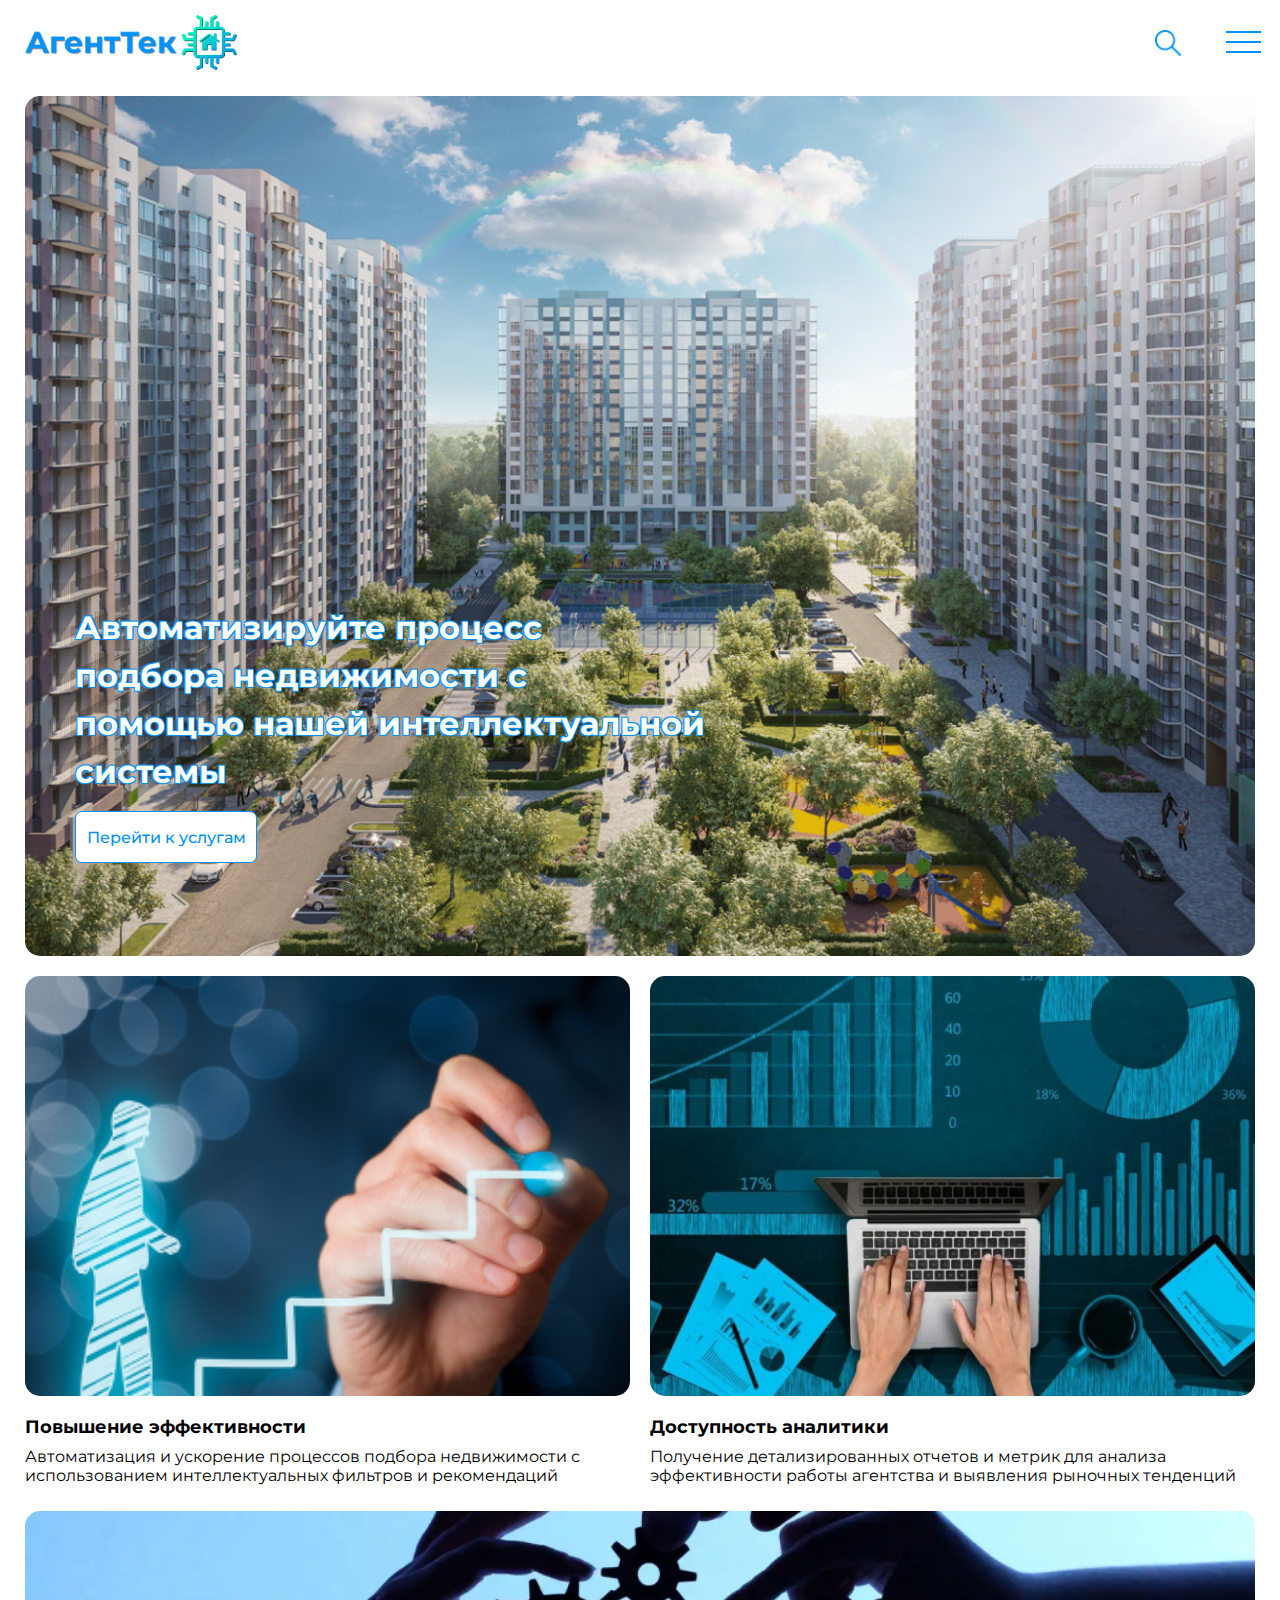
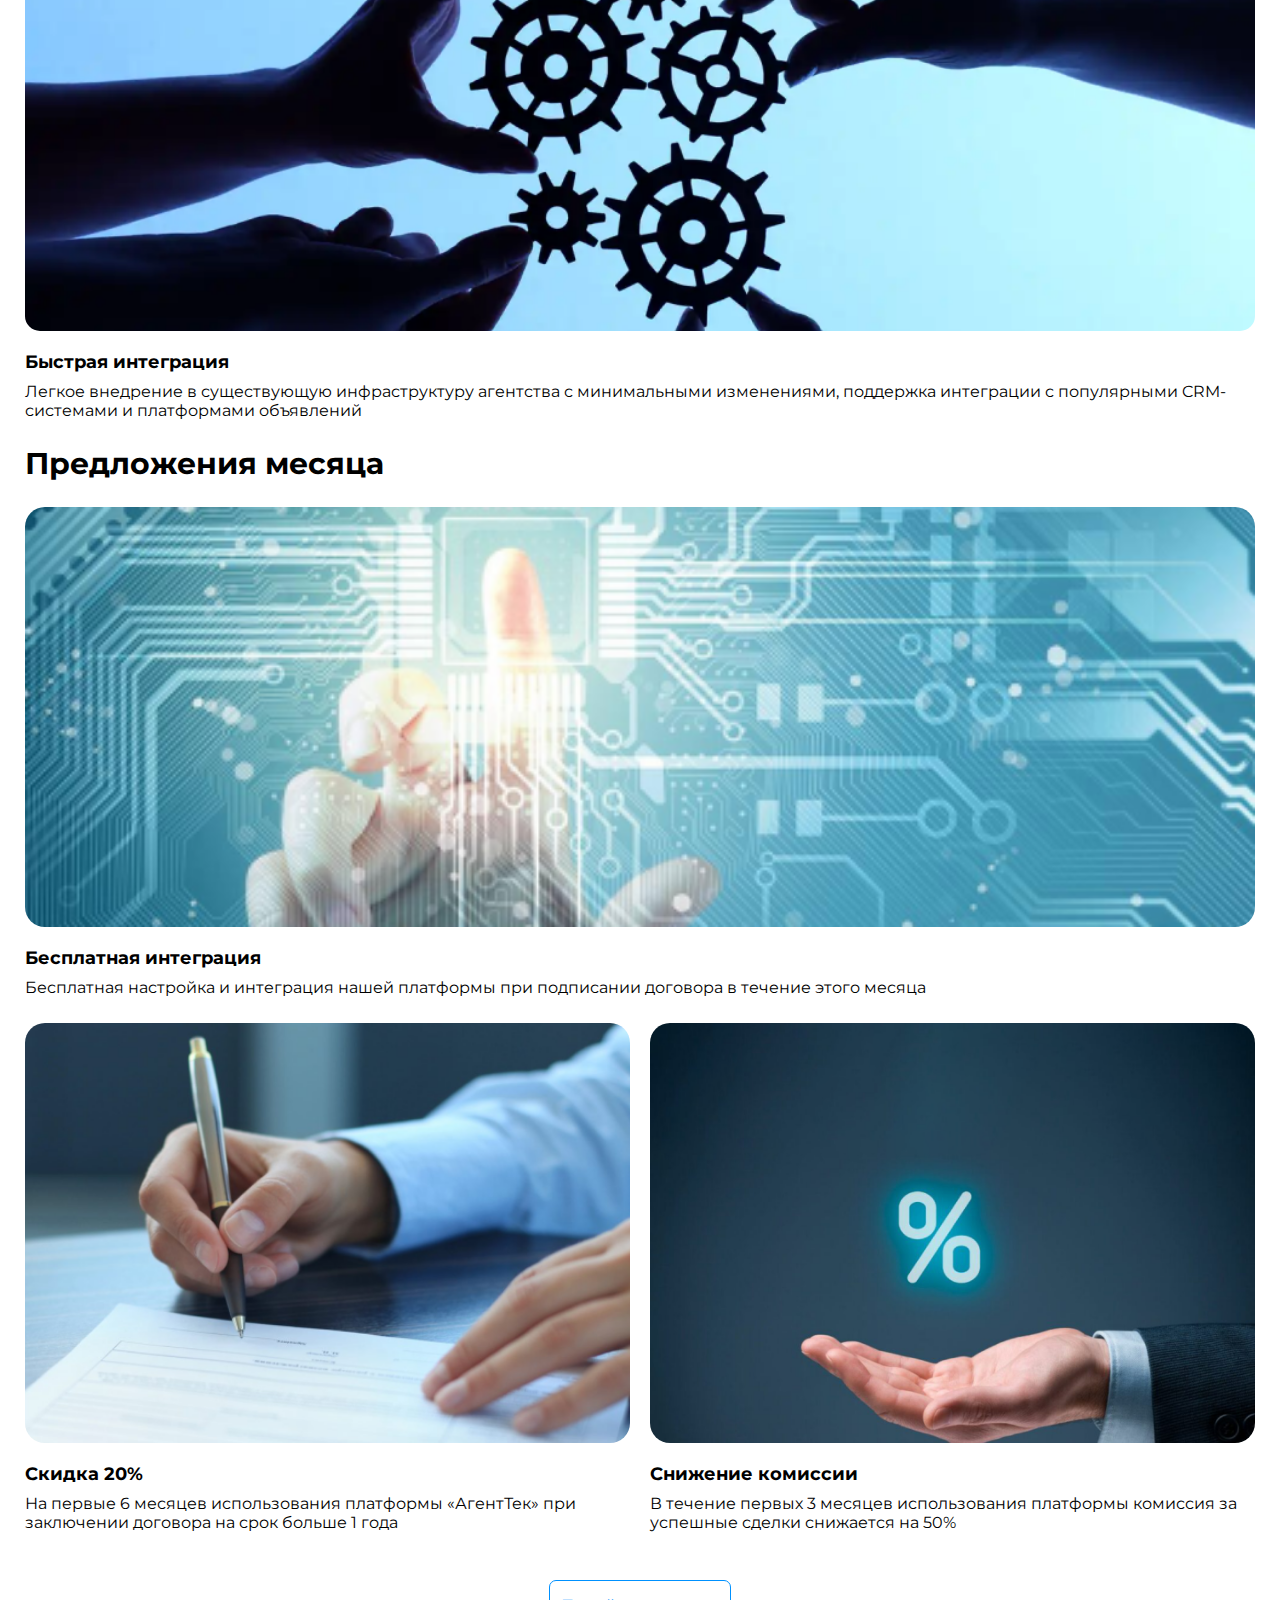
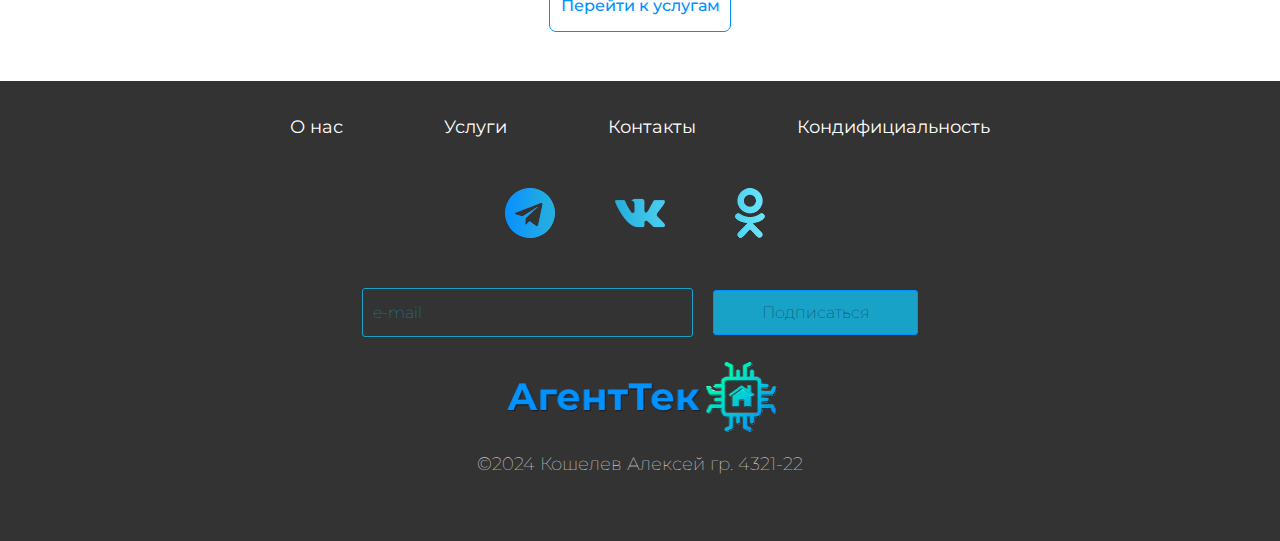
<file: index.html>
<!DOCTYPE html>
<html lang="ru">
<head>
    <meta charset="UTF-8">
    <meta name="viewport" content="width=device-width, initial-scale=1.0">
    <meta name="description" content="АгентТек - ваш надёжный помощник в агентской деятельности.">
    <meta name="keywords" content="АгентТек, агентство, недвижимость, технологии, агентская деятельность, интеллектуальная система">
    <link rel="stylesheet" href="styles.css">
    <link href="https://fonts.googleapis.com/css2?family=Montserrat:wght@400;500;700&display=swap" rel="stylesheet">
    <link rel="icon" href="resourses/logo_tab.png" type="image/png">
    <title>АгентТек - Домашняя страница</title>
</head>
<body>
    <header>
        <img class="logo" src="resourses/logo.png">
        <nav class="menu">
          <a href="#" class="search-icon">
            <img src="resourses/search.png" alt="Поиск">
          </a>
          <nav class="menu-elements" id="menu-elements">
            <a href="about.html">О нас</a>
            <a href="#">Услуги</a>
            <a href="contacts.html">Контакты</a>
            <a href="#">Личный кабинет</a>
          </nav>
          <button id="menuButton" class="menu-icon">
            <img src="resourses/menu.png" alt="Меню" class="menu-icon-img">
          </button>
        </nav>
    </header>
    <div class="tagline-block">
        <div class="tagline-text">
            Автоматизируйте процесс<br>
            подбора недвижимости с<br>
            помощью нашей интеллектуальной<br>
            системы
        </div>
        <a href="#" class="tagline-button">Перейти к услугам</a>
    </div>
    <section class="advantages">
      <div class="advantage">
        <div class="advantage-img img-1"></div>
        <h3 class="text-title">Повышение эффективности</h3>
        <p class="text-description" data-text="skip">
          Автоматизация и ускорение процессов подбора недвижимости с использованием интеллектуальных фильтров и рекомендаций
        </p>
      </div>
      <div class="advantage">
        <div class="advantage-img img-2"></div>
        <h3 class="text-title">Доступность аналитики</h3>
        <p class="text-description" data-text="skip">
          Получение детализированных отчетов и метрик для анализа эффективности работы агентства и выявления рыночных тенденций
        </p>
      </div>
      <div class="advantage">
        <div class="advantage-img img-3"></div>
        <h3 class="text-title">Быстрая интеграция</h3>
        <p class="text-description">
          Легкое внедрение в существующую инфраструктуру агентства с минимальными изменениями, поддержка интеграции с популярными CRM-системами и платформами объявлений
        </p>
      </div>
    </section>
    <h2 class="monthly-offers">Предложения месяца</h2>
    <section class="offers">
      <div class="offer">
        <div class="offer-img img-4"></div>
        <h3 class="text-title">Бесплатная интеграция</h3>
        <p class="text-description">
          Бесплатная настройка и интеграция нашей платформы при подписании договора в течение этого месяца
        </p>
      </div>
      <div class="offer">
        <div class="offer-img img-5"></div>
        <h3 class="text-title">Скидка 20%</h3>
        <p class="text-description">
          На первые 6 месяцев использования платформы «АгентТек» при заключении договора на срок больше 1 года
        </p>
      </div>
      <div class="offer">
        <div class="offer-img img-6"></div>
        <h3 class="text-title">Снижение комиссии</h3>
        <p class="text-description">
          В течение первых 3 месяцев использования платформы комиссия за успешные сделки снижается на 50%
        </p>
      </div>
    </section>
    <a href="#" class="tagline-button-second" position=static>Перейти к услугам</a>
    <div class="footer">
      <div class="footer-row">
        <nav class="footer-menu">
          <a href="about.html">О нас</a>
          <a href="#">Услуги</a>
          <a href="contacts.html">Контакты</a>
          <a href="#">Кондифициальность</a>
        </nav>
        <nav class="socials">
          <a href="https://web.telegram.org/a/" class="social-icon">
            <img src="resourses/tg.png" alt="TG">
          </a>
          <a href="https://vk.com/" class="social-icon">
            <img src="resourses/vk.png" alt="VK">
          </a>
          <a href="https://ok.ru/" class="social-icon">
            <img src="resourses/ok.png" alt="OK">
          </a>
        </nav>
      </div>
      <div class="footer-row">
        <div class="copyright">
          <img src="resourses/logo.png" class="logo-2">
          <div class="copyright-text">©2024 Кошелев Алексей гр. 4321-22 </div>
        </div>
        <div class="email-subscription">
          <input type="email" class="email-input" placeholder="e-mail">
          <button class="subscribe-button">Подписаться</button>
        </div>
      </div>
    </div>
    <script src="script.js"></script>
  </body>
</html>
</file>
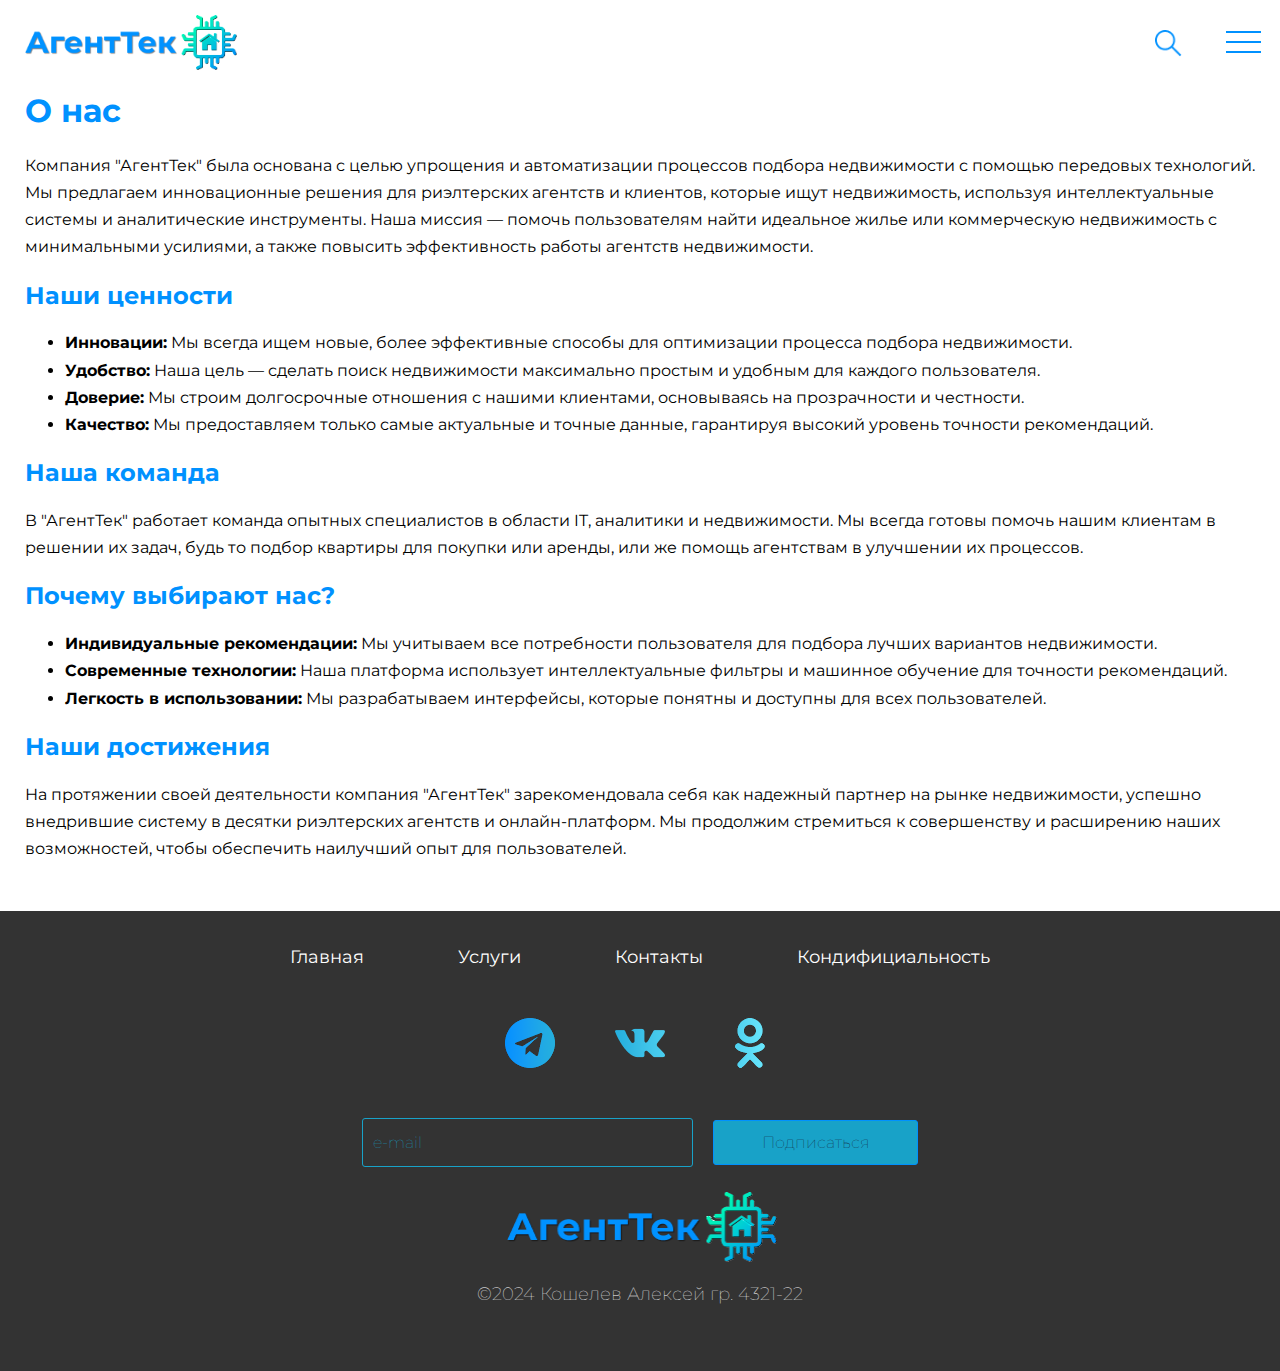
<file: about.html>
<!DOCTYPE html>
<html lang="ru">
<head>
    <meta charset="UTF-8">
    <meta name="viewport" content="width=device-width, initial-scale=1.0">
    <meta name="description" content="АгентТек - ваш надёжный помощник в агентской деятельности.">
    <meta name="keywords" content="АгентТек, агентство, недвижимость, технологии, агентская деятельность, интеллектуальная система">
    <link rel="stylesheet" href="styles.css">
    <link href="https://fonts.googleapis.com/css2?family=Montserrat:wght@400;500;700&display=swap" rel="stylesheet">
    <link rel="icon" href="resourses/logo_tab.png" type="image/png">
    <title>АгентТек - О нас</title>
</head>
<body>
    <header>
        <img class="logo" src="resourses/logo.png">
        <nav class="menu">
          <a href="#" class="search-icon">
            <img src="resourses/search.png" alt="Поиск">
          </a>
          <nav class="menu-elements" id="menu-elements">
            <a href="index.html">Главная</a>
            <a href="#">Услуги</a>
            <a href="contacts.html">Контакты</a>
            <a href="#">Личный кабинет</a>
          </nav>
          <button id="menuButton" class="menu-icon">
            <img src="resourses/menu.png" alt="Меню" class="menu-icon-img">
          </button>
        </nav>
    </header>
    <div class="content-block">
        <h1>О нас</h1>
        <p>Компания "АгентТек" была основана с целью упрощения и автоматизации процессов подбора недвижимости с помощью передовых технологий. Мы предлагаем инновационные решения для риэлтерских агентств и клиентов, которые ищут недвижимость, используя интеллектуальные системы и аналитические инструменты. Наша миссия — помочь пользователям найти идеальное жилье или коммерческую недвижимость с минимальными усилиями, а также повысить эффективность работы агентств недвижимости.</p>

        <h2>Наши ценности</h2>
        <ul>
        <li><strong>Инновации:</strong> Мы всегда ищем новые, более эффективные способы для оптимизации процесса подбора недвижимости.</li>
        <li><strong>Удобство:</strong> Наша цель — сделать поиск недвижимости максимально простым и удобным для каждого пользователя.</li>
        <li><strong>Доверие:</strong> Мы строим долгосрочные отношения с нашими клиентами, основываясь на прозрачности и честности.</li>
        <li><strong>Качество:</strong> Мы предоставляем только самые актуальные и точные данные, гарантируя высокий уровень точности рекомендаций.</li>
        </ul>

        <h2>Наша команда</h2>
        <p>В "АгентТек" работает команда опытных специалистов в области IT, аналитики и недвижимости. Мы всегда готовы помочь нашим клиентам в решении их задач, будь то подбор квартиры для покупки или аренды, или же помощь агентствам в улучшении их процессов.</p>

        <h2>Почему выбирают нас?</h2>
        <ul>
        <li><strong>Индивидуальные рекомендации:</strong> Мы учитываем все потребности пользователя для подбора лучших вариантов недвижимости.</li>
        <li><strong>Современные технологии:</strong> Наша платформа использует интеллектуальные фильтры и машинное обучение для точности рекомендаций.</li>
        <li><strong>Легкость в использовании:</strong> Мы разрабатываем интерфейсы, которые понятны и доступны для всех пользователей.</li>
        </ul>

        <h2>Наши достижения</h2>
        <p>На протяжении своей деятельности компания "АгентТек" зарекомендовала себя как надежный партнер на рынке недвижимости, успешно внедрившие систему в десятки риэлтерских агентств и онлайн-платформ. Мы продолжим стремиться к совершенству и расширению наших возможностей, чтобы обеспечить наилучший опыт для пользователей.</p>
    </div>
    <div class="footer">
        <div class="footer-row">
            <nav class="footer-menu">
            <a href="index.html">Главная</a>
            <a href="#">Услуги</a>
            <a href="contacts.html">Контакты</a>
            <a href="#">Кондифициальность</a>
            </nav>
            <nav class="socials">
            <a href="https://web.telegram.org/a/" class="social-icon">
                <img src="resourses/tg.png" alt="TG">
            </a>
            <a href="https://vk.com/" class="social-icon">
                <img src="resourses/vk.png" alt="VK">
            </a>
            <a href="https://ok.ru/" class="social-icon">
                <img src="resourses/ok.png" alt="OK">
            </a>
            </nav>
        </div>
        <div class="footer-row">
            <div class="copyright">
            <img src="resourses/logo.png" class="logo-2">
            <div class="copyright-text">©2024 Кошелев Алексей гр. 4321-22 </div>
            </div>
            <div class="email-subscription">
            <input type="email" class="email-input" placeholder="e-mail">
            <button class="subscribe-button">Подписаться</button>
            </div>
        </div>
    </div>
    <script src="script.js"></script>
</body>
</html>
</file>
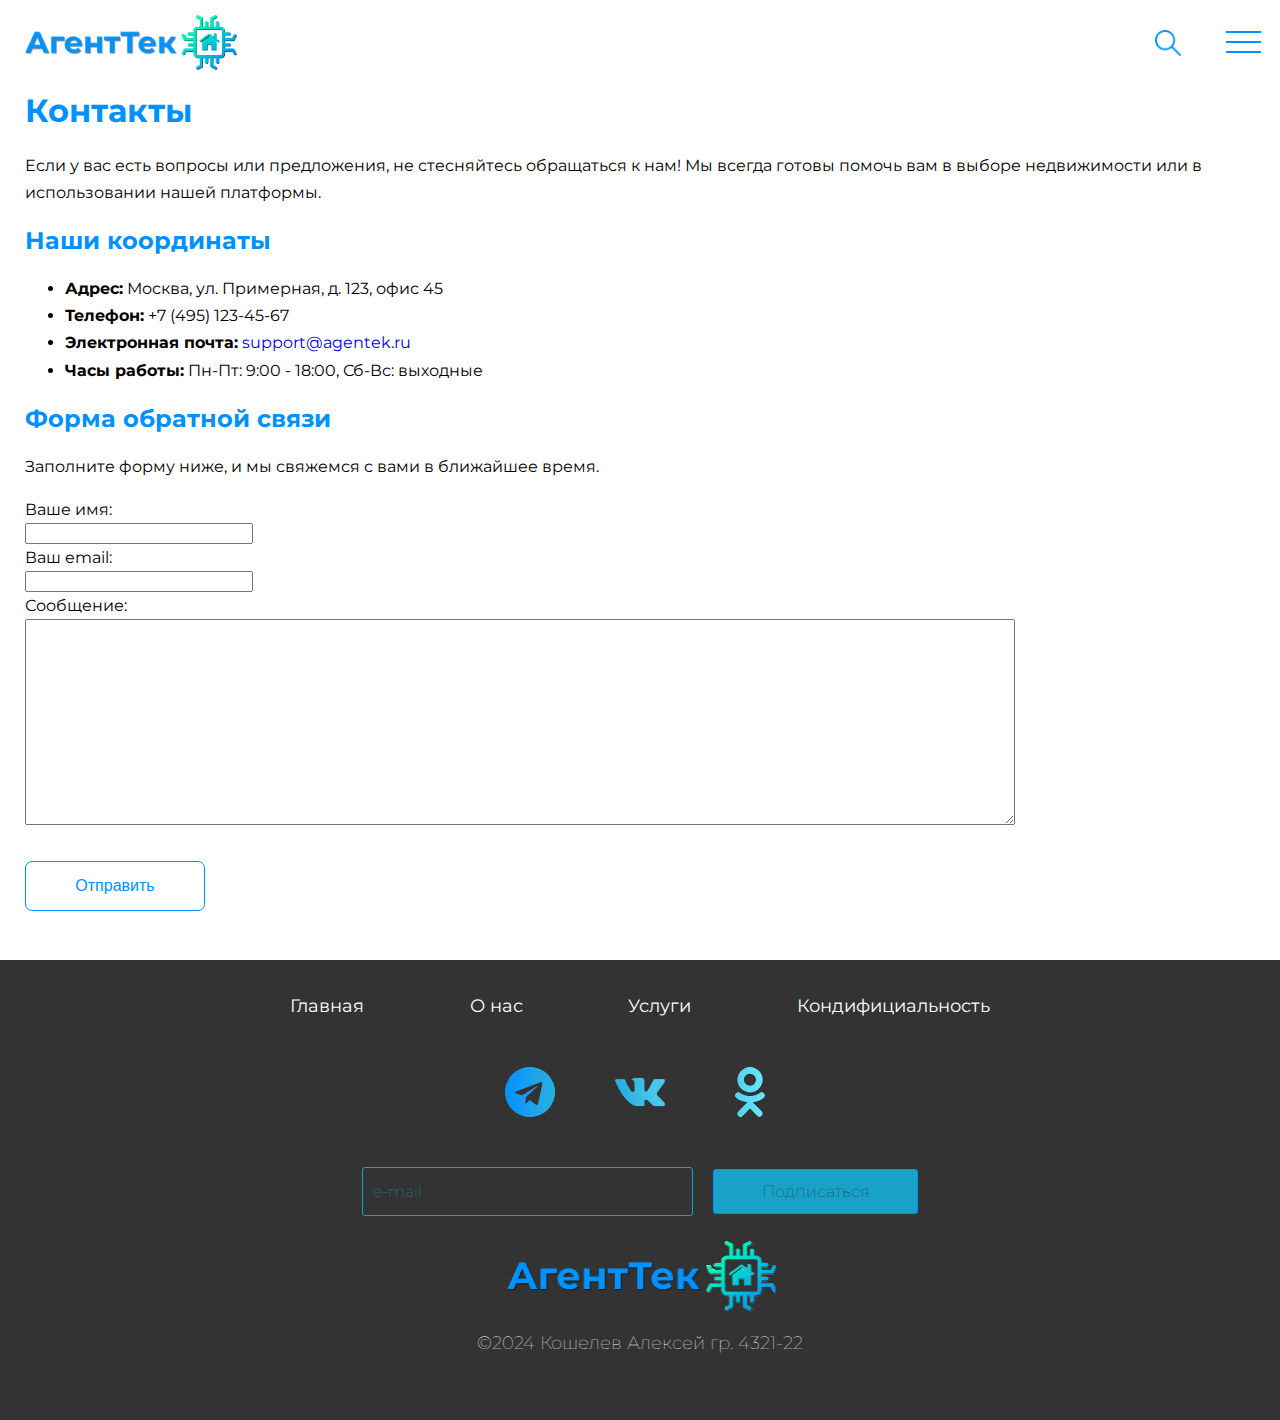
<file: contacts.html>
<!DOCTYPE html>
<html lang="ru">
<head>
    <meta charset="UTF-8">
    <meta name="viewport" content="width=device-width, initial-scale=1.0">
    <meta name="description" content="АгентТек - ваш надёжный помощник в агентской деятельности.">
    <meta name="keywords" content="АгентТек, агентство, недвижимость, технологии, агентская деятельность, интеллектуальная система">
    <link rel="stylesheet" href="styles.css">
    <link href="https://fonts.googleapis.com/css2?family=Montserrat:wght@400;500;700&display=swap" rel="stylesheet">
    <link rel="icon" href="resourses/logo_tab.png" type="image/png">
    <title>АгентТек - Контакты</title>
</head>
<body>
    <header>
        <img class="logo" src="resourses/logo.png">
        <nav class="menu">
          <a href="#" class="search-icon">
            <img src="resourses/search.png" alt="Поиск">
          </a>
          <nav class="menu-elements" id="menu-elements">
            <a href="index.html">Главная</a>
            <a href="about.html">О нас</a>
            <a href="#">Услуги</a>
            <a href="#">Личный кабинет</a>
          </nav>
          <button id="menuButton" class="menu-icon">
            <img src="resourses/menu.png" alt="Меню" class="menu-icon-img">
          </button>
        </nav>
    </header>
    <div class="content-block">
        <h1>Контакты</h1>
        <p>Если у вас есть вопросы или предложения, не стесняйтесь обращаться к нам! Мы всегда готовы помочь вам в выборе недвижимости или в использовании нашей платформы.</p>

        <h2>Наши координаты</h2>
        <ul>
        <li><strong>Адрес:</strong> Москва, ул. Примерная, д. 123, офис 45</li>
        <li><strong>Телефон:</strong> +7 (495) 123-45-67</li>
        <li><strong>Электронная почта:</strong> <a href="mailto:support@agentek.ru" style="text-decoration: none;">support@agentek.ru</a></li>
        <li><strong>Часы работы:</strong> Пн-Пт: 9:00 - 18:00, Сб-Вс: выходные</li>
        </ul>

        <h2>Форма обратной связи</h2>
        <p>Заполните форму ниже, и мы свяжемся с вами в ближайшее время.</p>
        <form action="#" method="post">
        <label for="name">Ваше имя:</label>
        <br style="margin: 20px 0;">
        <input type="text" id="name" name="name" required style="width: 220px;">
        <br style="margin: 20px 0;">
        <label for="email">Ваш email:</label>
        <br style="margin: 20px 0;">
        <input type="email" id="email" name="email" required style="width: 220px;">
        <br style="margin: 20px 0;">
        <label for="message">Сообщение:</label>
        <br style="margin: 20px 0;">
        <textarea id="message" name="message" required style="width: 80%; height: 200px;"></textarea>
        <br style="margin: 20px 0;">
        <button type="submit" class="tagline-button-second" style="margin-left: 0;">Отправить</button>
        </form>
    </div>
    <div class="footer">
        <div class="footer-row">
            <nav class="footer-menu">
            <a href="index.html">Главная</a>
            <a href="about.html">О нас</a>
            <a href="#">Услуги</a>
            <a href="#">Кондифициальность</a>
            </nav>
            <nav class="socials">
            <a href="https://web.telegram.org/a/" class="social-icon">
                <img src="resourses/tg.png" alt="TG">
            </a>
            <a href="https://vk.com/" class="social-icon">
                <img src="resourses/vk.png" alt="VK">
            </a>
            <a href="https://ok.ru/" class="social-icon">
                <img src="resourses/ok.png" alt="OK">
            </a>
            </nav>
        </div>
        <div class="footer-row">
            <div class="copyright">
            <img src="resourses/logo.png" class="logo-2">
            <div class="copyright-text">©2024 Кошелев Алексей гр. 4321-22 </div>
            </div>
            <div class="email-subscription">
            <input type="email" class="email-input" placeholder="e-mail">
            <button class="subscribe-button">Подписаться</button>
            </div>
        </div>
    </div>
    <script src="script.js"></script>
</body>
</html>
</file>
<file: styles.css>
/* Desktop */
@media (min-width: 1325px) {
  body {
    font-family: 'Montserrat', sans-serif;
    margin: auto;
    min-height: 1080px;
  }

  header {
    display: flex;
    justify-content: space-between;
    align-items: center;
    height: 55px;
    margin: 0 55px;
    margin-top: 15px;
  }
  
  .content-block {
    margin: 10px 55px;
  }

  .content-block h1, h2 {
    color: #0091FF;
  }

  .content-block p, li, label{
    font-size: 18px;
    line-height: 1.7; 
  }

  .logo {
    width: 270px;
    height: 70px;
  }

  .logo-2 {
    width: 270px;
    height: 70px;
  }

  .menu-icon {
    display: none;
  }

  .menu {
    display: flex;
    padding-top: 17px;
    justify-content: space-between;
    width: 35%; 
    max-width: 700px;
  }
  
  .menu-elements {
    width: 85%;  
    display: flex;
    justify-content: space-between;
    transform: translateY(0%);
  }
  
  .menu a {
    text-decoration: none;
    color: black;
    font-size: 16px;
  }
  
  .menu a:hover {
    color: #18A2C8;
  }
  
  .search-icon img {
    width: 27px;
    height: 27px;
  }
  
  .tagline-block {
    margin: 0 55px;
    margin-top: 26px;
    height: 640px;
    border-radius: 20px;
    background: url('resourses/main_image.png') center/cover no-repeat;
    position: relative;
  }
  
  .tagline-text {
    position: absolute;
    bottom: 270px;
    left: 120px;
    color: #FFFFFF;
    font-size: 44px;
    font-weight: bold;
    line-height: 1.5;
    text-shadow: -1px -1px 0 #0091FF, 1px -1px 0 #0091FF, -1px 1px 0 #0091FF, 1px 1px 0 #0091FF;
  }
  
  .tagline-button {
    position: absolute;
    bottom: 203px;
    left: 120px;
    width: 216px;
    height: 55px;
    display: flex;
    justify-content: center;
    align-items: center;
    border: 1px solid #0091FF;
    border-radius: 7px;
    background-color: #FFFFFF;
    color: #0091FF;
    font-size: 18px;
    font-weight: 500;
    text-decoration: none;
    transition: background-color 0.3s, color 0.3s;
  }
  
  .tagline-button:hover {
    background-color: #0091FF;
    color: #FFFFFF;
  }
  
  .advantages {
    display: flex;
    justify-content: space-between;
    margin: 0 55px;
    margin-top: 20px;
    width: calc(100% - 110px);
  }
  
  .advantage {
    display: flex;
    flex-direction: column; 
    align-items: flex-start; 
    text-align: left; 
    width: calc(25% - 10px); 
  }
  
  .advantage:nth-child(3) {
    width: calc(50% - 10px); /* Для третьего блока */
  }
  
  .advantage-img {
    box-sizing: border-box;
    height: 380px; 
    border-radius: 20px; 
    background-size: cover;
    background-position: center;
    width: 100%;
  }
  
  .img-1 {
    background-image: url('resourses/image1.png');
  }
  
  .img-2 {
    background-image: url('resourses/image2.png');
  }
  
  .img-3 {
    background-image: url('resourses/image3.png');
  }
  
  .text-title {
    margin-top: 20px;
    font-weight: bold;
    font-size: 20px;
    color: black;
    transition: color 0.1s;
  }
  
  .text-title:hover {
    color: #0091FF;
  }
  
  .text-description {
    margin-top: -9px;
    font-size: 16px;
    color: black;
  }
  
  .monthly-offers {
    margin-top: 9px;
    margin-left: 55px;
    font-weight: bold;
    font-size: 36px;
    color: black;
  }
  
  .offers {
    display: flex;
    justify-content: space-between;
    margin: 0 55px;
    margin-top: 20px;
    width: calc(100% - 110px);
  }
  
  .offer {
    display: flex;
    flex-direction: column;
    align-items: flex-start;
    text-align: left;
    width: calc(33% - 10px);
  }
  
  .offer-img {
    box-sizing: border-box;
    height: 430px;
    border-radius: 20px; 
    background-size: cover;
    background-position: center;
    width: 100%;
  }
  
  .img-4 {
    background-image: url('resourses/image4.png');
  }
  
  .img-5 {
    background-image: url('resourses/image5.png');
  }
  
  .img-6 {
    background-image: url('resourses/image6.png');
  }
  
  .tagline-button-second {
    justify-content: center;
    align-items: center;
    width: 216px;
    height: 55px;
    border: 1px solid #0091FF;
    border-radius: 7px;
    background-color: #FFFFFF;
    color: #0091FF;
    font-size: 18px;
    font-weight: 500;
    text-decoration: none;
    transition: background-color 0.3s, color 0.3s;
    margin: auto;
    margin-top: 15px;
    display: flex;
  }
  
  .tagline-button-second:hover {
    background-color: #0091FF;
    color: #FFFFFF;
  }
  
  .footer {
    margin-top: -18px;
    background-color: #333333;
    width: 100%;
    height: 240px;
  }
  
  .footer-row {
    display: flex;
    justify-content: space-between;
    margin: 55px;
  }
  
  .footer-menu {
    display: flex;
    padding-top: 24px;
    justify-content: space-between;
    width: 35%;
    max-width: 700px;
    align-items: center;
  }
  
  .footer-menu a {
    text-decoration: none;
    color: white;
    font-size: 18px;
  }
  
  .footer-menu a:hover {
    color: #18A2C8;
  }
  
  .socials {
    display: flex;
    padding-top: 25px;
    justify-content: space-between;
    width: 15%;
    max-width: 380px;
    min-width: 200px;
  }
  
  .social-icon {
    width: 50px;
    height: 50px;
  }
  
  .copyright {
    margin-top: -25px;
  }
  
  .copyright-text {
    padding-top: 10px;
    color: white;
    font-size: 18px;
    font-weight: lighter;
  }
  
  .email-subscription {
    display: flex;
    align-items: center;
    justify-content: flex-start;
  }
  
  .email-input {
    font-family: 'Montserrat', sans-serif;
    height: 40px;
    width: 350px;
    border-radius: 3px;
    background-color: #333333;
    color: #18A2C8;
    font-size: 16px;
    padding-left: 10px;
    border: 1px solid #18A2C8;
    outline: none;
  }
  
  .email-input::placeholder {
    color: #18A2C8;
    font-weight: lighter;
    font-size: 16px;
  }
  
  .subscribe-button {
    font-family: 'Montserrat', sans-serif;
    height: 40px;
    width: 155px;
    border-radius: 3px;
    background-color: #18A2C8;
    color: #121228;
    font-weight: lighter;
    font-size: 16px;
    border: 1px solid #0091FF;
    margin-left: 20px;
    cursor: pointer;
    transition: background-color 0.3s;
  }
  
  .subscribe-button:hover {
    background-color: #0091FF; 
  }  
}

/* Tablet */
@media (min-width: 635px) and (max-width: 1324px) {
  body {
    font-family: 'Montserrat', sans-serif;
    margin: auto;
  }
  
  header {
    display: flex;
    justify-content: space-between;
    align-items: center;
    height: 55px;
    margin: 0 25px;
    margin-top: 15px;
  }
  
  .content-block {
    margin: 10px 25px;
  }

  .content-block h1, h2{
    color: #0091FF;
  }

  .content-block p, li, label {
    font-size: 16px;
    line-height: 1.7; 
  }

  .logo {
    width: 212px;
    height: 55px;
  }

  .menu {
    display: flex;
    padding-top: 5px;
    justify-content: space-between;
    width: 100px; 
    max-width: 700px;
  }
  
  .menu a {
    text-decoration: none;
    color: black;
    font-size: 14px;
  }
  
  .menu a:hover {
    color: #BEEBF5;
  }
  
  .menu-elements {
    position: fixed;
    top: 0;
    left: 0;
    width: 100%;
    background-color: #18A2C8;
    color: white;
    transform: translateY(-100%);
    transition: transform 0.3s ease;
    z-index: 1000;
    padding: 20px 0; /* Добавим немного отступа сверху */
    text-align: center;
  }

  .menu-elements a {
    display: block;
    padding: 15px;
    color: white;
    text-decoration: none;
    font-size: 18px;
  }

  .search-icon img {
    width: 27px;
    height: 27px;
  }

  .menu-icon {
    border: none;
    background-color: #FFFFFF;
    width: 35px;
    height: 22px;
  }

  .tagline-block {
    margin: 0 25px;
    margin-top: 26px;
    height: 860px;
    border-radius: 15px;
    background: url('resourses/main_image.png') center/cover no-repeat;
    position: relative;
  }
  
  .tagline-text {
    position: absolute;
    bottom: 160px;
    left: 50px;
    color: #FFFFFF;
    font-size: 32px;
    font-weight: bold;
    line-height: 1.5;
    text-shadow: -1px -1px 0 #0091FF, 1px -1px 0 #0091FF, -1px 1px 0 #0091FF, 1px 1px 0 #0091FF;
  }
  
  .tagline-button {
    position: absolute;
    bottom: 93px;
    left: 50px;
    width: 180px;
    height: 50px;
    display: flex;
    justify-content: center;
    align-items: center;
    border: 1px solid #0091FF;
    border-radius: 7px;
    background-color: #FFFFFF;
    color: #0091FF;
    font-size: 16px;
    font-weight: 500;
    text-decoration: none;
    transition: background-color 0.3s, color 0.3s;
  }
  
  .tagline-button:hover {
    background-color: #0091FF;
    color: #FFFFFF;
  }

  .advantages {
    display: flex;
    flex-wrap: wrap; 
    justify-content: space-between;
    margin: 0 25px;
    margin-top: 20px;
    gap: 10px;
    width: calc(100% - 50px);
  }
  
  .advantage {
    display: flex;
    flex-direction: column; 
    align-items: flex-start; 
    text-align: left; 
    width: calc(50% - 10px); 
  }
  
  .advantage:nth-child(3) {
    width: calc(100%); /* Для третьего блока */
  }
  
  .advantage-img {
    box-sizing: border-box;
    height: 420px; 
    border-radius: 15px; 
    background-size: cover;
    background-position: center;
    width: 100%;
  }
  
  .img-1 {
    background-image: url('resourses/image1.png');
  }
  
  .img-2 {
    background-image: url('resourses/image2.png');
  }
  
  .img-3 {
    background-image: url('resourses/image3\ -tablet.png');
  }
  
  .text-title {
    margin-top: 20px;
    font-weight: bold;
    font-size: 18px;
    color: black;
    transition: color 0.1s;
  }
  
  .text-title:hover {
    color: #0091FF;
  }
  
  .text-description {
    margin-top: -9px;
    font-size: 16px;
    color: black;
  }

  .monthly-offers {
    margin-top: 9px;
    margin-left: 25px;
    font-weight: bold;
    font-size: 30px;
    color: black;
  }

  .offers {
    display: flex;
    flex-wrap: wrap; 
    justify-content: space-between;
    margin: 0 25px;
    margin-top: 20px;
    gap: 10px;
    width: calc(100% - 50px);
  }
  
  .offer {
    display: flex;
    flex-direction: column; 
    align-items: flex-start; 
    text-align: left; 
    width: calc(100%); 
  }

  .offer:nth-child(2) {
    width: calc(50% - 10px); /* Для третьего блока */
  }

  .offer:nth-child(3) {
    width: calc(50% - 10px); /* Для третьего блока */
  }
  
  .offer-img {
    box-sizing: border-box;
    height: 420px;
    border-radius: 20px; 
    background-size: cover;
    background-position: center;
    width: 100%;
  }
  
  .img-4 {
    background-image: url('resourses/image4.png');
  }
  
  .img-5 {
    background-image: url('resourses/image5.png');
  }
  
  .img-6 {
    background-image: url('resourses/image6.png');
  }
  
  .tagline-button-second {
    width: 180px;
    height: 50px;
    display: flex;
    justify-content: center;
    align-items: center;
    border: 1px solid #0091FF;
    border-radius: 7px;
    background-color: #FFFFFF;
    color: #0091FF;
    font-size: 16px;
    font-weight: 500;
    text-decoration: none;
    transition: background-color 0.3s, color 0.3s;
    font-weight: 500;
    margin: auto;
    margin-top: 32px;
  }
  
  .tagline-button-second:hover {
    background-color: #0091FF;
    color: #FFFFFF;
  }

  .footer {
    margin-top: 49px;
    background-color: #333333;
    width: 100%;
    height: 460px;
  }
  
  .footer-row {
    margin: 25px;
  }
  
  .footer-row:nth-child(2) {
    margin-top: 50px;
    display: flex;
    gap: 25px;
    flex-direction: column-reverse;
  }

  .footer-menu {
    display: flex;
    padding-top: 35px;
    margin: auto;
    justify-content: space-between;
    width: 75%;
    max-width: 700px;
    align-items: center;
  }
  
  .footer-menu a {
    text-decoration: none;
    color: white;
    font-size: 18px;
  }
  
  .footer-menu a:hover {
    color: #18A2C8;
  }
  
  .socials {
    display: flex;
    padding-top: 50px;
    margin: auto;
    justify-content: space-between;
    width: 22%;
    max-width: 380px;
    min-width: 200px;
  }
  
  .social-icon {
    width: 50px;
    height: 50px;
  }
  
  .logo-2 {
    width: 270px;
    height: 70px;
    margin-left: 30px;
  }

  .copyright {
    margin-top: 25px;
    margin: auto;
  }
  
  .copyright-text {
    padding-top: 17px;
    color: white;
    font-size: 18px;
    font-weight: lighter;
  }
  
  .email-subscription {
    display: flex;
    align-items: center;
    justify-content: flex-start;
    margin: auto;
  }
  
  .email-input {
    font-family: 'Montserrat', sans-serif;
    height: 45px;
    width: 317px;
    border-radius: 3px;
    background-color: #333333;
    color: #18A2C8;
    font-size: 16px;
    padding-left: 10px;
    border: 1px solid #18A2C8;
    outline: none;
  }
  
  .email-input::placeholder {
    color: #18A2C8;
    font-weight: lighter;
    font-size: 16px;
  }
  
  .subscribe-button {
    font-family: 'Montserrat', sans-serif;
    height: 45px;
    width: 205px;
    border-radius: 3px;
    background-color: #18A2C8;
    color: #121228;
    font-weight: lighter;
    font-size: 16px;
    border: 1px solid #0091FF;
    margin-left: 20px;
    cursor: pointer;
    transition: background-color 0.3s;
  }
  
  .subscribe-button:hover {
    background-color: #0091FF; 
  }
}

/* Phone */
@media (max-width: 634px) {
  body {
    font-family: 'Montserrat', sans-serif;
    margin: auto;
    min-width: 330px;
  }
  
  header {
    display: flex;
    justify-content: space-between;
    align-items: center;
    height: 41px;
    margin: 0 20px;
    margin-top: 20px;
  }
  
  .content-block {
    margin: 5px 20px;
  }

  .content-block h1, h2 {
    color: #0091FF;
  }

  .content-block p, li, label {
    font-size: 14px;
    line-height: 1.7; 
  }

  .logo {
    width: 167px;
    height: 41px;
  }

  .menu {
    display: flex;
    padding-top: 5px;
    justify-content: space-between;
    width: 70px; 
  }
  
  .menu a {
    text-decoration: none;
    color: black;
    font-size: 12px;
  }
  
  .menu a:hover {
    color: #BEEBF5;
  }
  
  .menu-elements {
    position: fixed;
    top: 0;
    left: 0;
    width: 100%;
    background-color: #18A2C8;
    color: white;
    transform: translateY(-100%);
    transition: transform 0.3s ease;
    z-index: 1000;
    padding: 16px 0;
    text-align: center;
  }

  .menu-elements a {
    display: block;
    padding: 12px;
    color: white;
    text-decoration: none;
    font-size: 18px;
  }

  .search-icon img {
    width: 23px;
    height: 23px;
  }

  .menu-icon {
    border: none;
    background-color: #FFFFFF;
  }

  .menu-icon-img {
    width: 30px;
    height: 17px;
  }

  .tagline-block {
    margin: 0 20px;
    margin-top: 20px;
    height: 576px;
    border-radius: 10px;
    background: url('resourses/main_image.png') center/cover no-repeat;
    position: relative;
  }
  
  .tagline-text {
    padding-top: 35px;
    text-align: center;
    color: #0071DD;
    font-size: 24px;
    font-weight: bold;
    line-height: 1.5;
    text-shadow: -1px -1px 0 #FFFFFF, 1px -1px 0 #FFFFFF, -1px 1px 0 #FFFFFF, 1px 1px 0 #FFFFFF;
  }
  
  .tagline-button {
    display: flex;
  justify-content: center;
  align-items: center;
  height: 50px;
  width: 95%;
  margin: 0 auto;
  border: 1px solid #0091FF;
  border-radius: 5px;
  background-color: #FFFFFF;
  color: #0091FF;
  font-size: 16px;
  font-weight: 500;
  text-decoration: none;
  transition: background-color 0.3s, color 0.3s;
  position: absolute;
  bottom: 15px; /* Фиксируем кнопку внизу с отступом */
  left: 50%;
  transform: translateX(-50%);
  }
  
  .tagline-button:hover {
    background-color: #0091FF;
    color: #FFFFFF;
  }

  .advantages {
    display: flex;
    flex-wrap: wrap; 
    justify-content: space-between;
    margin: 0 20px;
    margin-top: 10px;
    gap: 10px;
    width: calc(100% - 40px);
  }
  
  .advantage {
    display: flex;
    flex-direction: column; 
    align-items: flex-start; 
    text-align: left; 
    width: calc(50% - 5px); 
  }
  
  .advantage:nth-child(3) {
    width: calc(100%); /* Для третьего блока */
  }
  
  .advantage-img {
    box-sizing: border-box;
    height: 200px; 
    border-radius: 10px; 
    background-size: cover;
    background-position: center;
    width: 100%;
  }
  
  .img-1 {
    background-image: url('resourses/image1.png');
  }
  
  .img-2 {
    background-image: url('resourses/image2.png');
  }
  
  .img-3 {
    background-image: url('resourses/image3\ -tablet.png');
  }
  
  .text-title {
    font-weight: bold;
    font-size: 16px;
    color: black;
    transition: color 0.1s;
  }
  
  .text-title:hover {
    color: #0091FF;
  }
  
  .text-description {
    margin-top: -12px;
    font-size: 12px;
    color: black;
  }

  p[data-text="skip"]{
    display: none;
  }

  .monthly-offers {
    margin-top: 0px;
    margin-left: 20px;
    font-weight: bold;
    font-size: 24px;
    color: black;
  }

  .offers {
    display: flex;
    flex-wrap: wrap; 
    justify-content: space-between;
    margin: 0 20px;
    margin-top: 20px;
    gap: 5px;
    width: calc(100% - 50px);
  }
  
  .offer {
    display: flex;
    flex-direction: column; 
    align-items: flex-start; 
    text-align: left; 
    width: calc(100%); 
  }

  .offer:nth-child(2) {
    width: calc(50% - 10px); /* Для третьего блока */
  }

  .offer:nth-child(3) {
    width: calc(50% - 10px); /* Для третьего блока */
  }
  
  .offer-img {
    box-sizing: border-box;
    height: 200px;
    border-radius: 20px; 
    background-size: cover;
    background-position: center;
    width: 100%;
  }
  
  .img-4 {
    background-image: url('resourses/image4.png');
  }
  
  .img-5 {
    background-image: url('resourses/image5.png');
  }
  
  .img-6 {
    background-image: url('resourses/image6.png');
  }
  
  .tagline-button-second {
    width: 180px;
    height: 50px;
    display: flex;
    justify-content: center;
    align-items: center;
    border: 1px solid #0091FF;
    border-radius: 7px;
    background-color: #FFFFFF;
    color: #0091FF;
    font-size: 16px;
    font-weight: 500;
    text-decoration: none;
    transition: background-color 0.3s, color 0.3s;
    font-weight: 500;
    margin: auto;
    margin-top: 32px;
  }
  
  .tagline-button-second:hover {
    background-color: #0091FF;
    color: #FFFFFF;
  }

  .footer {
    margin-top: 49px;
    background-color: #333333;
    width: 100%;
    height: 490px;
  }
  
  .footer-row:nth-child(2) {
    margin-top: 22px;
    display: flex;
    gap: 20px;
    flex-direction: column-reverse;
    width: 100%;
  }

  .footer-menu {
    display: flex;
    flex-direction: column;
    padding-top: 27px;
    gap: 22px;
    margin: auto;
    justify-content: center; /* Выравнивание по вертикали (центровка) */
    width: 75%;
    max-width: 700px;
    align-items: center;
  }
  
  .footer-menu a {
    text-decoration: none;
    color: white;
    font-size: 16px;
  }
  
  .footer-menu a:hover {
    color: #18A2C8;
  }
  
  .socials {
    display: flex;
    padding-top: 22px;
    margin: auto;
    justify-content: space-between;
    width: 270px;
  }
  
  .social-icon {
    width: 50px;
    height: 50px;
  }
  
  .logo-2 {
    width: 212px;
    height: 55px;
    margin-left: 6px;
  }

  .copyright {
    margin-top: 20px;
    margin: auto;
  }
  
  .copyright-text {
    padding-top: 10px;
    color: white;
    font-size: 12px;
    font-weight: lighter;
  }
  
  .email-subscription {
    display: flex;
    flex-direction: column;
    width: 100%;
    gap: 20px;
    align-items: center;
    justify-content: flex-start;
    margin: auto;
  }
  
  .email-input {
    font-family: 'Montserrat', sans-serif;
    height: 40px;
    width: 80%;
    border-radius: 3px;
    background-color: #333333;
    color: #18A2C8;
    font-size: 16px;
    padding-left: 10px;
    border: 1px solid #18A2C8;
    outline: none;
  }
  
  .email-input::placeholder {
    color: #18A2C8;
    font-weight: lighter;
    font-size: 16px;
  }
  
  .subscribe-button {
    font-family: 'Montserrat', sans-serif;
    height: 40px;
    width: 205px;
    border-radius: 3px;
    background-color: #18A2C8;
    color: #121228;
    font-weight: lighter;
    font-size: 16px;
    border: 1px solid #0091FF;
    cursor: pointer;
    transition: background-color 0.3s;
  }
  
  .subscribe-button:hover {
    background-color: #0091FF; 
  }
}
</file>
